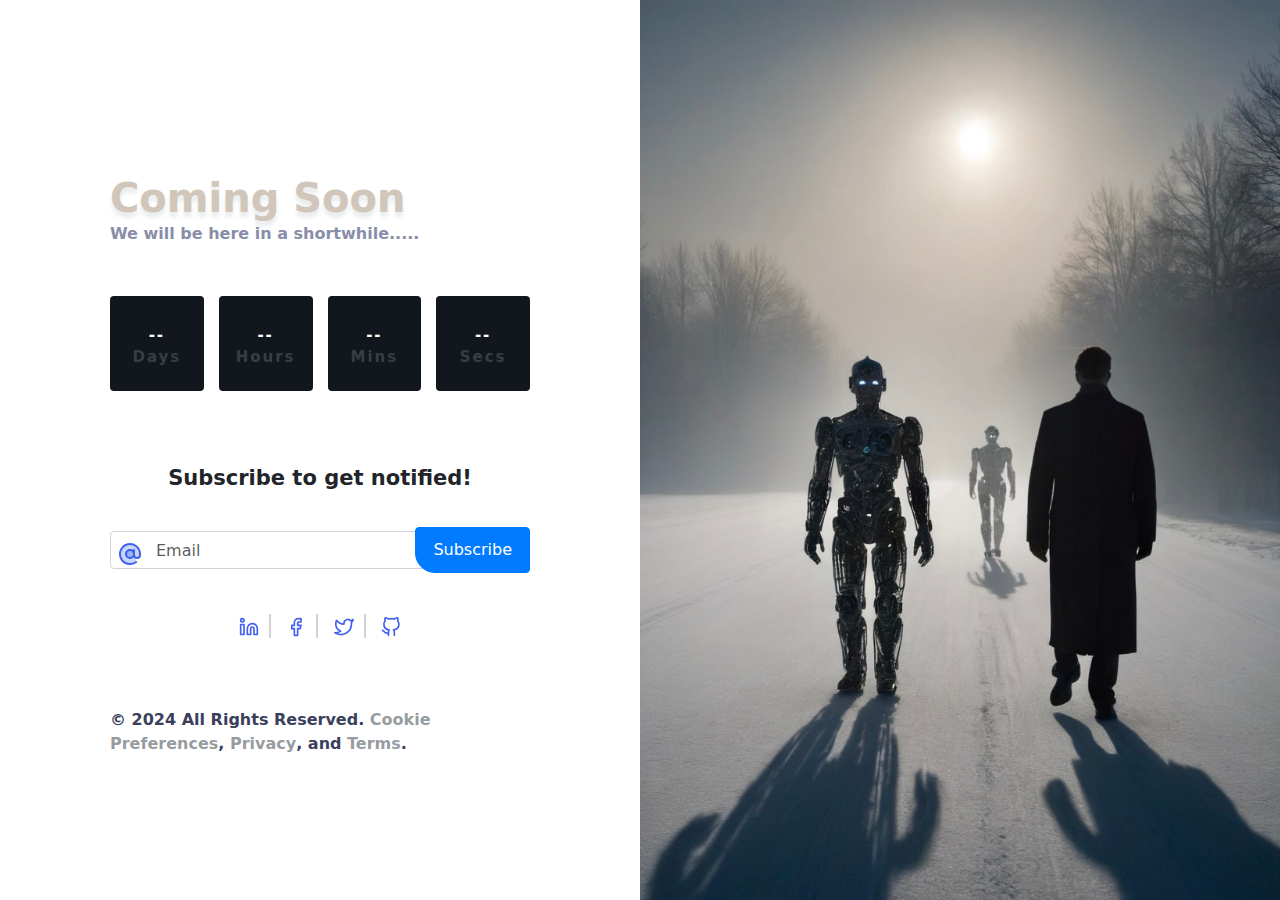
<file: construccion.html>
<!DOCTYPE html>
<html data-bs-theme="light" lang="en">

<head>
    <meta charset="utf-8">
    <meta name="viewport" content="width=device-width, initial-scale=1.0, shrink-to-fit=no">
    <title>Construccion</title>
    <link rel="stylesheet" href="assets/bootstrap/css/bootstrap.min.css">
    <link rel="stylesheet" href="assets/css/Coming-Soon-Page-V2.css">
</head>

<body style="--bs-primary: #11171d;--bs-primary-rgb: 17,23,29;">
    <div class="coming-soon-container">
        <div class="coming-soon-cont">
            <div class="coming-soon-wrap">
                <div class="coming-soon-container">
                    <div class="coming-soon-content">
                        <h4 style="color: #d0c6ba;">Coming Soon</h4>
                        <p>We will be here in a shortwhile.....</p>
                        <div id="timer">
                            <div class="days" style="background: #11171d;"><span class="count">--</span><span class="text" style="color: rgba(80,89,96,0.62);">Days</span></div>
                            <div class="hours" style="background: #11171d;"><span class="count">--</span><span class="text" style="color: rgba(80,89,96,0.62);">Hours</span></div>
                            <div class="min" style="background: #11171d;"><span class="count">--</span><span class="text" style="color: rgba(80,89,96,0.62);">Mins</span></div>
                            <div class="sec" style="background: rgb(17,23,29);"><span class="count">--</span><span class="text" style="color: rgba(80,89,96,0.62);">Secs</span></div>
                        </div>
                        <h3>Subscribe to get notified!</h3>
                        <form class="text-left">
                            <div class="coming-soon">
                                <div>
                                    <div id="email-field" class="field-wrapper input"><svg xmlns="http://www.w3.org/2000/svg" width="24" height="24" viewBox="0 0 24 24" fill="none" stroke="currentColor" stroke-width="2" stroke-linecap="round" stroke-linejoin="round" class="feather feather-at-sign"><circle cx="12" cy="12" r="4"></circle><path d="M16 8v5a3 3 0 0 0 6 0v-1a10 10 0 1 0-3.92 7.94"></path></svg><input class="form-control form-control" type="text" id="email" name="email" value="" placeholder="Email"><button class="btn btn-primary" type="submit" value="">Subscribe</button></div>
                                </div>
                            </div>
                        </form>
                        <ul class="list-inline social" style="color: rgb(177,176,174);">
                            <li class="list-inline-item list-inline-item"><a href=""><svg xmlns="http://www.w3.org/2000/svg" width="24" height="24" viewbox="0 0 24 24" fill="none" stroke="currentColor" stroke-width="2" stroke-linecap="round" stroke-linejoin="round" class="feather feather-linkedin"><path d="M16 8a6 6 0 0 1 6 6v7h-4v-7a2 2 0 0 0-2-2 2 2 0 0 0-2 2v7h-4v-7a6 6 0 0 1 6-6z"></path><rect x="2" y="9" width="4" height="12"></rect><circle cx="4" cy="4" r="2"></circle></svg></a></li>
                            <li class="list-inline-item list-inline-item"><a href=""><svg xmlns="http://www.w3.org/2000/svg" width="24" height="24" viewbox="0 0 24 24" fill="none" stroke="currentColor" stroke-width="2" stroke-linecap="round" stroke-linejoin="round" class="feather feather-facebook"><path d="M18 2h-3a5 5 0 0 0-5 5v3H7v4h3v8h4v-8h3l1-4h-4V7a1 1 0 0 1 1-1h3z"></path></svg></a></li>
                            <li class="list-inline-item list-inline-item"><a href=""><svg xmlns="http://www.w3.org/2000/svg" width="24" height="24" viewbox="0 0 24 24" fill="none" stroke="currentColor" stroke-width="2" stroke-linecap="round" stroke-linejoin="round" class="feather feather-twitter"><path d="M23 3a10.9 10.9 0 0 1-3.14 1.53 4.48 4.48 0 0 0-7.86 3v1A10.66 10.66 0 0 1 3 4s-4 9 5 13a11.64 11.64 0 0 1-7 2c9 5 20 0 20-11.5a4.5 4.5 0 0 0-.08-.83A7.72 7.72 0 0 0 23 3z"></path></svg></a></li>
                            <li class="list-inline-item list-inline-item"><a href=""><svg xmlns="http://www.w3.org/2000/svg" width="24" height="24" viewbox="0 0 24 24" fill="none" stroke="currentColor" stroke-width="2" stroke-linecap="round" stroke-linejoin="round" class="feather feather-github"><path d="M9 19c-5 1.5-5-2.5-7-3m14 6v-3.87a3.37 3.37 0 0 0-.94-2.61c3.14-.35 6.44-1.54 6.44-7A5.44 5.44 0 0 0 20 4.77 5.07 5.07 0 0 0 19.91 1S18.73.65 16 2.48a13.38 13.38 0 0 0-7 0C6.27.65 5.09 1 5.09 1A5.07 5.07 0 0 0 5 4.77a5.44 5.44 0 0 0-1.5 3.78c0 5.42 3.3 6.61 6.44 7A3.37 3.37 0 0 0 9 18.13V22"></path></svg></a></li>
                        </ul>
                        <p class="terms-conditions">© 2024 All Rights Reserved. <a style="color: rgba(80,89,96,0.62);">Cookie Preferences</a>, <a style="color: rgba(80,89,96,0.62);">Privacy</a>, and <a style="color: rgba(80,89,96,0.62);">Terms</a>.</p>
                    </div>
                </div>
            </div>
        </div>
        <div class="coming-soon-image">
            <div class="l-image">
                <div class="img-content" style="background: url(&quot;assets/img/CE5DF369-CD19-4124-A278-8E1689FC9938_1_201_a.jpeg&quot;) bottom / cover;"></div>
            </div>
        </div>
    </div>
    <script src="assets/bootstrap/js/bootstrap.min.js"></script>
    <script src="assets/js/Coming-Soon-Page-V2-coming-soon.js"></script>
</body>

</html>
</file>
<file: assets/css/Coming-Soon-Page-V2.css>
h1, h2, h3, h4, h5, h6 {
  margin-top: 0;
  margin-bottom: .5rem;
}

p {
  margin-top: 0;
  margin-bottom: 1rem;
}

dl, ol, ul {
  margin-top: 0;
  margin-bottom: 1rem;
}

a {
  color: #007bff;
  text-decoration: none;
  background-color: transparent;
}

a:hover {
  color: #0056b3;
  text-decoration: underline;
}

a:not([href]):not([class]) {
  color: inherit;
  text-decoration: none;
}

a:not([href]):not([class]):hover {
  color: inherit;
  text-decoration: none;
}

svg {
  overflow: hidden;
  background-color: white;
  vertical-align: middle;
}

button {
  border-radius: 0;
}

button, input, optgroup, select, textarea {
  margin: 0;
  font-family: inherit;
  font-size: inherit;
  line-height: inherit;
}

button, input {
  overflow: visible;
}

button, select {
  text-transform: none;
}

[type=button], [type=reset], [type=submit], button {
  -webkit-appearance: button;
}

[type=button]:not(:disabled), [type=reset]:not(:disabled), [type=submit]:not(:disabled), button:not(:disabled) {
  cursor: pointer;
}

.h1, .h2, .h3, .h4, .h5, .h6, h1, h2, h3, h4, h5, h6 {
  margin-bottom: .5rem;
  font-weight: 500;
  line-height: 1.2;
}

.h3, h3 {
  font-size: 1.75rem;
}

.h4, h4 {
  font-size: 1.5rem;
}

.list-inline {
  padding-left: 0;
  list-style: none;
}

.list-inline-item {
  display: inline-block;
}

.list-inline-item:not(:last-child) {
  margin-right: .5rem;
}

.form-control {
  display: block;
  width: 100%;
  height: calc(1.5em + .75rem + 2px);
  padding: .375rem .75rem;
  font-size: 1rem;
  font-weight: 400;
  line-height: 1.5;
  color: #495057;
  background-color: #fff;
  background-clip: padding-box;
  border: 1px solid #ced4da;
  border-radius: .25rem;
  transition: border-color .15s ease-in-out,box-shadow .15s ease-in-out;
}

@media (prefers-reduced-motion:reduce) {
  .form-control {
    transition: none;
  }
}

.form-control:focus {
  color: #495057;
  background-color: #fff;
  border-color: #80bdff;
  outline: 0;
  box-shadow: 0 0 0 .2rem rgba(0,123,255,.25);
}

.btn {
  display: inline-block;
  font-weight: 400;
  color: #212529;
  text-align: center;
  vertical-align: middle;
  -webkit-user-select: none;
  -moz-user-select: none;
  -ms-user-select: none;
  user-select: none;
  background-color: transparent;
  border: 1px solid transparent;
  padding: .375rem .75rem;
  font-size: 1rem;
  line-height: 1.5;
  border-radius: .25rem;
  transition: color .15s ease-in-out,background-color .15s ease-in-out,border-color .15s ease-in-out,box-shadow .15s ease-in-out;
}

@media (prefers-reduced-motion:reduce) {
  .btn {
    transition: none;
  }
}

.btn:hover {
  color: #212529;
  text-decoration: none;
}

.btn.focus, .btn:focus {
  outline: 0;
  box-shadow: 0 0 0 .2rem rgba(0,123,255,.25);
}

.btn:not(:disabled):not(.disabled) {
  cursor: pointer;
}

.btn-primary {
  color: #fff;
  background-color: #007bff;
  border-color: #007bff;
}

.btn-primary:hover {
  color: #fff;
  background-color: #0069d9;
  border-color: #0062cc;
}

.btn-primary.focus, .btn-primary:focus {
  color: #fff;
  background-color: #0069d9;
  border-color: #0062cc;
  box-shadow: 0 0 0 .2rem rgba(38,143,255,.5);
}

.btn-primary:not(:disabled):not(.disabled).active, .btn-primary:not(:disabled):not(.disabled):active, .show > .btn-primary.dropdown-toggle {
  color: #fff;
  background-color: #0062cc;
  border-color: #005cbf;
}

.btn-primary:not(:disabled):not(.disabled).active:focus, .btn-primary:not(:disabled):not(.disabled):active:focus, .show > .btn-primary.dropdown-toggle:focus {
  box-shadow: 0 0 0 .2rem rgba(38,143,255,.5);
}

.text-left {
  text-align: left!important;
}

.coming-soon-container {
  display: flex;
}

.coming-soon-cont {
  width: 50%;
  display: flex;
  flex-direction: column;
  min-height: 100%;
  height: 100vh;
}

.coming-soon-cont .coming-soon-wrap {
  max-width: 480px;
  margin: 0 auto;
  min-width: 311px;
  min-height: 100%;
}

.coming-soon-cont .coming-soon-container {
  align-items: center;
  display: flex;
  flex-grow: 1;
  padding: 30px 30px;
  width: 100%;
  min-height: 100%;
}

.coming-soon-cont .coming-soon-container .coming-soon-content {
  display: block;
  width: 100%;
}

.coming-soon-cont .coming-soon-content > h4 {
  font-size: 40px;
  margin-top: 30px;
  font-weight: 700;
  color: #4361ee;
  margin-bottom: 0;
  text-shadow: 0px 5px 4px rgba(31, 45, 61, 0.101961);
}

.coming-soon-cont .coming-soon-content > p:not(.terms-conditions) {
  font-size: 16px;
  color: #888ea8;
  font-weight: 700;
  margin-bottom: 50px;
}

.coming-soon-cont #timer {
  display: flex;
}

.coming-soon-cont #timer .days, .coming-soon-cont #timer .hours, .coming-soon-cont #timer .min {
  padding: 28px 0;
  background: #4361ee;
  color: #fff;
  border-radius: 4px;
  font-weight: 600;
  font-size: 15px;
  letter-spacing: 2px;
  text-align: center;
  height: 95px;
  width: 95px;
  margin-right: 15px;
}

.coming-soon-cont #timer .sec {
  padding: 28px 0;
  background: #4361ee;
  color: #fff;
  border-radius: 4px;
  font-weight: 600;
  font-size: 15px;
  letter-spacing: 2px;
  text-align: center;
  height: 95px;
  width: 95px;
  margin-right: 15px;
  margin-right: 0;
}

.coming-soon-cont #timer .days .count, .coming-soon-cont #timer .days .text {
  display: block;
}

.coming-soon-cont #timer .hours .count, .coming-soon-cont #timer .hours .text {
  display: block;
}

.coming-soon-cont #timer .min .count, .coming-soon-cont #timer .min .text {
  display: block;
}

.coming-soon-cont #timer .sec .count, .coming-soon-cont #timer .sec .text {
  display: block;
}

.coming-soon-cont .coming-soon-content > h3 {
  text-align: center;
  font-size: 21px;
  font-weight: 700;
  margin-top: 75px;
  margin-bottom: 40px;
}

.coming-soon-cont .coming-soon-wrap form .field-wrapper {
  position: relative;
  display: flex;
  width: 100%;
}

.coming-soon-cont .coming-soon-wrap form .field-wrapper svg {
  position: absolute;
  top: 11px;
  color: #4361ee;
  fill: rgba(27, 85, 226, 0.239216);
  left: 8px;
}

.coming-soon-cont .coming-soon-wrap form .field-wrapper input {
  padding: 10px 97px 10px 45px;
}

.coming-soon-cont .coming-soon-wrap form .field-wrapper input:focus {
  border-bottom: 1px solid #4361ee;
}

.coming-soon-cont .coming-soon-wrap form .field-wrapper button.btn {
  align-self: center;
  position: absolute;
  right: 0;
  padding: 10px 17px;
  border-bottom-left-radius: 20px;
}

.coming-soon-cont .coming-soon-wrap form .field-wrapper button.btn:hover {
  transform: none;
}

.coming-soon-cont .social {
  text-align: center;
  color: #4361ee;
  margin: 45px 0 0 0;
}

.coming-soon-cont .social li {
  margin: 0;
}

.coming-soon-cont .social li:not(:last-child) {
  margin-right: 10px;
  padding-right: 10px;
  border-right: 2px solid #d3d3d3;
}

.coming-soon-cont .social svg {
  color: #4361ee;
  width: 20px;
  height: 20px;
}

.coming-soon-cont .terms-conditions {
  max-width: 480px;
  margin: 0 auto;
  color: #3b3f5c;
  font-weight: 600;
  margin-top: 70px;
}

.coming-soon-cont .terms-conditions a {
  color: #4361ee;
  font-weight: 700;
}

.coming-soon-image {
  display: -webkit-box;
  display: -ms-flexbox;
  display: -webkit-flex;
  display: flex;
  -webkit-flex-direction: column;
  -ms-flex-direction: column;
  flex-direction: column;
  position: fixed;
  right: 0;
  min-height: auto;
  height: 100vh;
  width: 50%;
}

.coming-soon-image .l-image {
  position: absolute;
  top: 0;
  left: 0;
  width: 100%;
  height: 100%;
  background-color: #060818;
  background-position: center center;
  background-repeat: no-repeat;
  background-size: cover;
  background-position-x: center;
  background-position-y: center;
}

.coming-soon-image .l-image .img-content {
  display: flex;
  justify-content: center;
  height: 100%;
}

@media (max-width: 991px) {
  .coming-soon-cont {
    width: 100%;
  }
}

@media (max-width: 991px) {
  .coming-soon-cont .coming-soon-wrap {
    min-width: auto;
  }
}

@media (max-width: 991px) {
  .coming-soon-image {
    display: none;
  }
}

@media (max-width: 575px) {
  .coming-soon-cont #timer {
    display: flex;
    display: -ms-flexbox;
    display: flex;
    -ms-flex-wrap: wrap;
    flex-wrap: wrap;
    margin-right: -15px;
    margin-left: -15px;
    justify-content: center;
  }
}

@media (max-width: 575px) {
  .coming-soon-cont #timer .hours:not(:last-child) {
    margin-right: 0;
  }
}

@media (max-width: 575px) {
  .coming-soon-cont #timer .days, .coming-soon-cont #timer .hours, .coming-soon-cont #timer .min, .coming-soon-cont #timer .sec {
    -ms-flex: 0 0 40%;
    flex: 0 0 40%;
    max-width: 40%;
    margin-bottom: 15px;
    margin-bottom: 15px;
    padding: 14px 0;
    height: 71px;
  }
}
</file>
